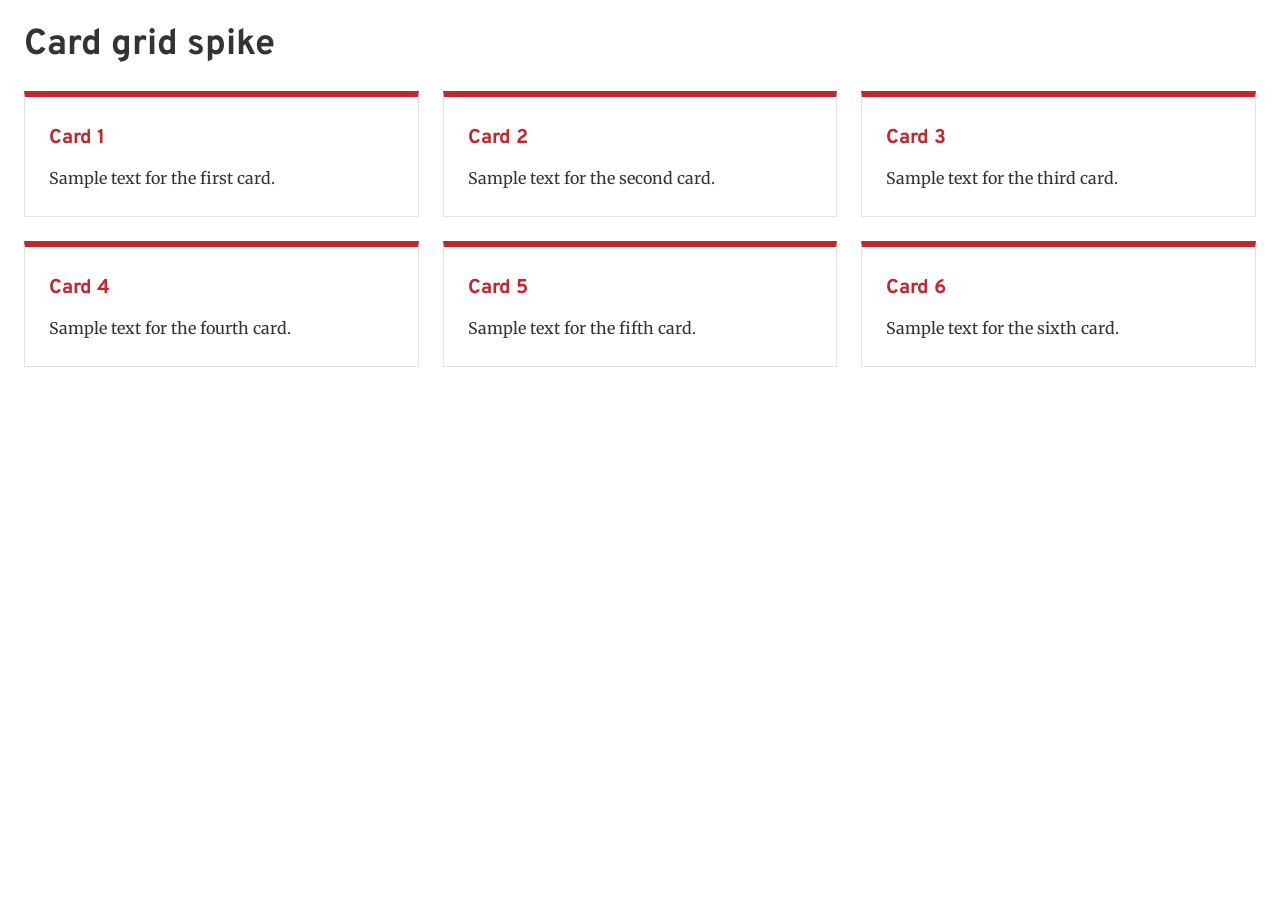
<file: spike/index.html>
<!doctype html>
<html lang="en">
<head>
  <meta charset="utf-8">
  <meta name="viewport" content="width=device-width, initial-scale=1">
  <title>Card grid spike</title>
  <link rel="stylesheet" href="style.css">
</head>
<body>
  <h1>Card grid spike</h1>
  <div class="grid">
    <article class="card"><h2>Card 1</h2><p>Sample text for the first card.</p></article>
    <article class="card"><h2>Card 2</h2><p>Sample text for the second card.</p></article>
    <article class="card"><h2>Card 3</h2><p>Sample text for the third card.</p></article>
    <article class="card"><h2>Card 4</h2><p>Sample text for the fourth card.</p></article>
    <article class="card"><h2>Card 5</h2><p>Sample text for the fifth card.</p></article>
    <article class="card"><h2>Card 6</h2><p>Sample text for the sixth card.</p></article>
  </div>
</body>
</html>
</file>
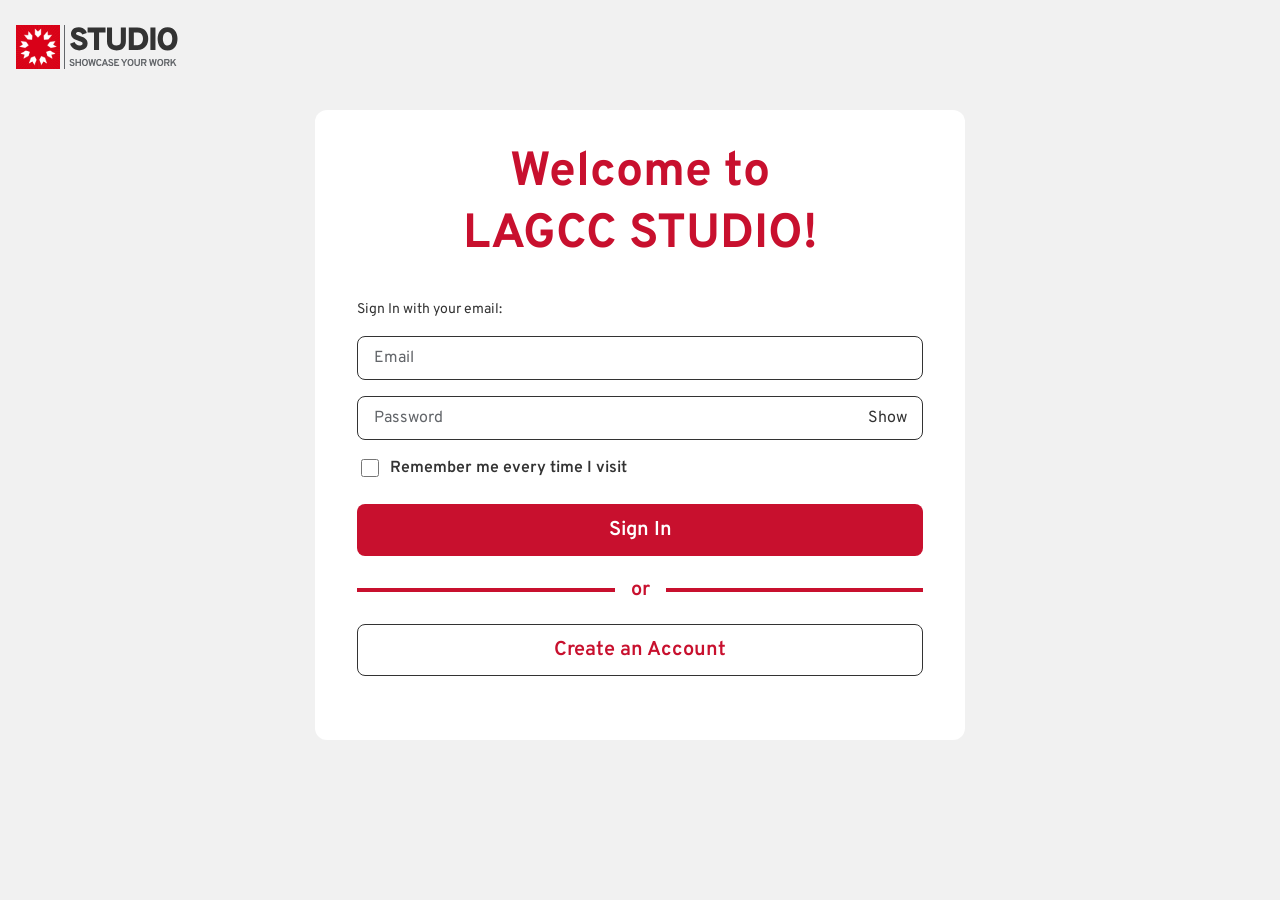
<file: login.html>
<!DOCTYPE html>
<html lang="en">
<head>
  <meta charset="utf-8">
  <meta name="viewport" content="width=device-width, initial-scale=1">
  <title>Sign In | LAGCC STUDIO</title>
  <link rel="stylesheet" href="css/variables.css">
  <link rel="stylesheet" href="css/styles.css">
  <link rel="stylesheet" href="css/components.css">
  <script src="js/theme.js"></script>
</head>
<body class="auth-page">
  <header class="container auth-header">
    <a class="site-logo" href="index.html"><img class="logo--light" src="assets/images/logo-horizontal.svg" alt="LAGCC STUDIO, home" width="162" height="46"><img class="logo--dark" src="assets/images/logo-horizontal-dark.svg" alt="LAGCC STUDIO, home" width="162" height="46"></a>
  </header>

  <main class="auth-main">
    <section class="auth-card" aria-labelledby="auth-title">
      <h1 class="auth-title" id="auth-title"><span>Welcome to</span> <span>LAGCC STUDIO!</span></h1>
      <form class="auth-form" id="login-form" novalidate>
        <p class="auth-lead">Sign In with your email:</p>
        <div class="auth-field">
          <label class="visually-hidden" for="email">Email</label>
          <div class="auth-input-wrap">
          <input class="auth-input" id="email" name="email" type="email" placeholder="Email" autocomplete="email" aria-describedby="email-error" required>
          </div>
          <p class="auth-error" id="email-error" role="alert" hidden></p>
        </div>
        <div class="auth-field">
          <label class="visually-hidden" for="password">Password</label>
          <div class="auth-input-wrap">
          <input class="auth-input" id="password" name="password" type="password" placeholder="Password" autocomplete="current-password" aria-describedby="password-error" required>
          <button class="auth-show" type="button" data-show-for="password" aria-label="Show password">Show</button>
          </div>
          <p class="auth-error" id="password-error" role="alert" hidden></p>
        </div>
        <label class="auth-remember"><input type="checkbox" id="remember"> Remember me every time I visit</label>
        <button class="auth-submit" type="submit">Sign In</button>
      </form>
      <p class="auth-or"><span>or</span></p>
      <a class="auth-secondary" href="signup.html">Create an Account</a>
    </section>
  </main>

  <script src="js/auth.js"></script>
</body>
</html>
</file>
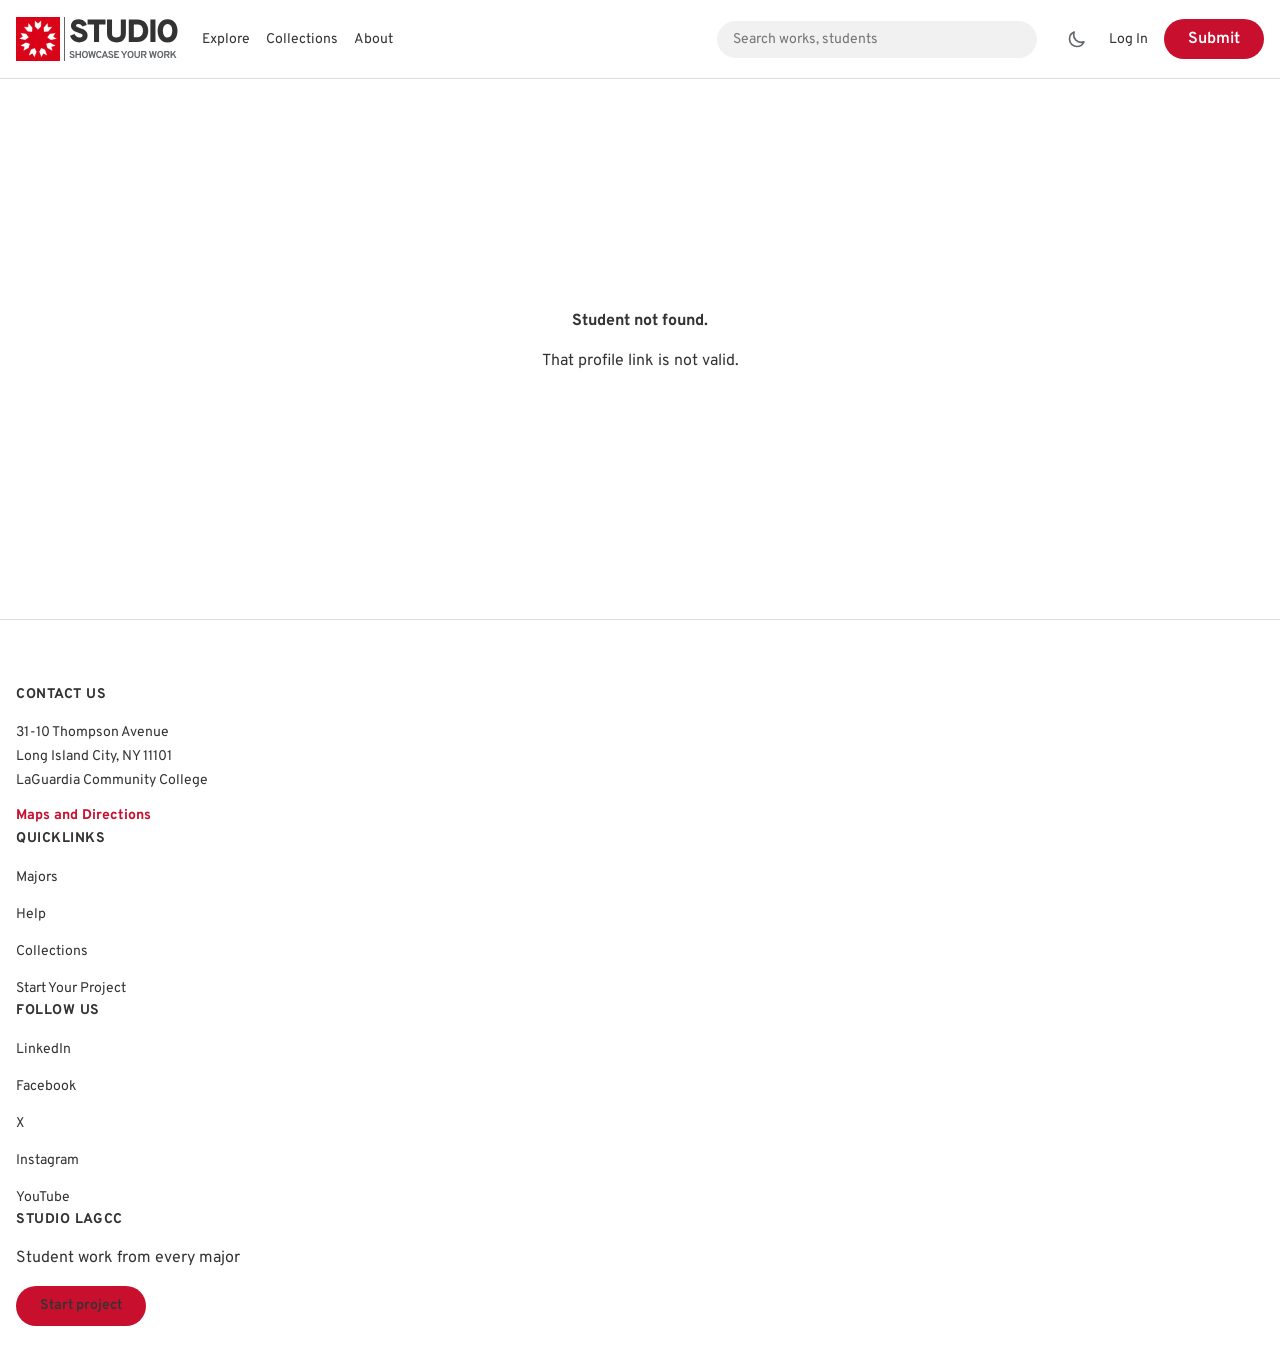
<file: Profile.html>
<!doctype html>
<html lang="en">
<head>
  <meta charset="utf-8">
  <meta name="viewport" content="width=device-width, initial-scale=1">
  <title>Student | LAGCC STUDIO</title>
  <link rel="stylesheet" href="css/variables.css">
  <link rel="stylesheet" href="css/styles.css">
  <link rel="stylesheet" href="css/components.css">
</head>
<body>
  <header class="site-header">
    <div class="container site-header__inner">
      <a class="site-logo" href="index.html"><img src="assets/images/logo-horizontal.svg" alt="LAGCC STUDIO, home" width="162" height="46"></a>
      <nav class="site-nav" aria-label="Main">
        <ul>
          <li><a href="index.html">Explore</a></li>
          <li><a href="index.html">Collections</a></li>
          <li><a href="index.html">About</a></li>
        </ul>
      </nav>
      <input class="site-search" type="search" placeholder="Search works, students" aria-label="Search projects">
      <div class="site-actions">
        <button class="icon-button icon-button--plain" type="button" aria-label="Switch to dark theme">
          <svg width="24" height="24" viewBox="0 0 24 24" fill="none" aria-hidden="true"><path d="M20.3542 15.3542C19.3176 15.7708 18.1856 16.0001 17 16.0001C12.0294 16.0001 8 11.9706 8 7.00006C8 5.81449 8.22924 4.68246 8.64581 3.64587C5.33648 4.9758 3 8.21507 3 12.0001C3 16.9706 7.02944 21.0001 12 21.0001C15.785 21.0001 19.0243 18.6636 20.3542 15.3542Z" stroke="currentColor" stroke-width="2" stroke-linecap="round" stroke-linejoin="round"/></svg>
        </button>
        <a href="#">Log In</a>
        <a class="button" href="submit.html">Submit</a>
      </div>
    </div>
  </header>

  <main>
    <section class="profile" id="profile">
      <div class="container">
        <nav class="breadcrumb" aria-label="Breadcrumb">
          <ol>
            <li><a href="index.html">Home</a></li>
            <li>Students</li>
            <li aria-current="page" id="crumb-name"></li>
          </ol>
        </nav>

        <div class="profile-header">
          <div class="profile-avatar" id="profile-avatar" aria-hidden="true"></div>
          <h1 class="profile-name" id="profile-name"></h1>
          <p class="profile-major" id="profile-major"></p>
          <a class="button button--dark" id="profile-contact" href="#">Contact</a>
        </div>

        <section class="profile-projects" aria-labelledby="profile-projects-title">
          <h2 id="profile-projects-title">Projects <span class="count" id="profile-count"></span></h2>
          <div class="project-grid" id="project-grid"></div>
        </section>
      </div>
    </section>

    <section class="page-message" id="profile-message" role="status" hidden>
      <p class="page-message__title" id="profile-message-title"></p>
      <p id="profile-message-text"></p>
      <button class="button button--secondary" type="button" id="profile-retry" hidden>Try Again</button>
    </section>
  </main>

    <template id="project-card-template">
          <article class="project-card">
            <div class="project-card__media">
              <a href="#"><img class="project-card__image" src="" alt=""></a>
              <div class="project-card__tools">
                <button class="icon-button" type="button" aria-pressed="false" aria-label="Save project"><svg viewBox="0 0 36 36" fill="none" aria-hidden="true"><path d="M23.8346 25.5V12.1667C23.8346 11.2462 23.0884 10.5 22.168 10.5H13.8346C12.9142 10.5 12.168 11.2462 12.168 12.1667V25.5L18.0013 22.5833L23.8346 25.5Z" stroke="currentColor" stroke-width="2" stroke-linecap="round" stroke-linejoin="round"/></svg></button>
                <button class="icon-button" type="button" aria-label="Share project"><svg viewBox="40 0 36 36" fill="none" aria-hidden="true"><path d="M55.2366 19.1183C55.4051 18.7818 55.5 18.402 55.5 18C55.5 17.598 55.4051 17.2182 55.2366 16.8817M55.2366 19.1183C54.8261 19.9376 53.9787 20.5 53 20.5C51.6193 20.5 50.5 19.3807 50.5 18C50.5 16.6193 51.6193 15.5 53 15.5C53.9787 15.5 54.8261 16.0624 55.2366 16.8817M55.2366 19.1183L60.7634 21.8817M55.2366 16.8817L60.7634 14.1183M60.7634 14.1183C61.1739 14.9376 62.0213 15.5 63 15.5C64.3807 15.5 65.5 14.3807 65.5 13C65.5 11.6193 64.3807 10.5 63 10.5C61.6193 10.5 60.5 11.6193 60.5 13C60.5 13.402 60.5949 13.7818 60.7634 14.1183ZM60.7634 21.8817C60.5949 22.2182 60.5 22.598 60.5 23C60.5 24.3807 61.6193 25.5 63 25.5C64.3807 25.5 65.5 24.3807 65.5 23C65.5 21.6193 64.3807 20.5 63 20.5C62.0213 20.5 61.1739 21.0624 60.7634 21.8817Z" stroke="currentColor" stroke-width="2" stroke-linecap="round" stroke-linejoin="round"/></svg></button>
              </div>
            </div>
            <div class="project-card__row">
              <h3 class="project-card__title"><a href="#"></a></h3>
              <p class="project-card__stats">
                <span class="stat"><svg viewBox="0 0 20 22" fill="none" aria-hidden="true"><path d="M3.59835 11.5683C2.13388 10.1039 2.13388 7.7295 3.59835 6.26504C5.06282 4.80057 7.43718 4.80057 8.90165 6.26504L10 7.36343L11.0983 6.26504C12.5628 4.80057 14.9372 4.80057 16.4016 6.26504C17.8661 7.7295 17.8661 10.1039 16.4017 11.5683L10 17.97L3.59835 11.5683Z" stroke="currentColor" stroke-width="2" stroke-linecap="round" stroke-linejoin="round"/></svg><span class="js-likes"></span><span class="visually-hidden"> likes</span></span>
                <span class="stat"><svg viewBox="52 0 20 22" fill="none" aria-hidden="true"><path d="M58.6667 11H58.675M62 11H62.0083M65.3333 11H65.3417M69.5 11C69.5 14.6819 66.1421 17.6666 62 17.6666C60.7173 17.6666 59.5098 17.3804 58.4539 16.8759L54.5 17.6666L55.6625 14.5667C54.9263 13.5353 54.5 12.3119 54.5 11C54.5 7.31808 57.8579 4.33331 62 4.33331C66.1421 4.33331 69.5 7.31808 69.5 11Z" stroke="currentColor" stroke-width="2" stroke-linecap="round" stroke-linejoin="round"/></svg><span class="js-comments"></span><span class="visually-hidden"> comments</span></span>
              </p>
            </div>
            <p class="project-card__meta"><a class="js-creator" href="#"></a>, <span class="js-major"></span></p>
          </article>
  </template>

  <footer class="site-footer">
    <div class="container site-footer__grid">
      <section class="footer-col" aria-labelledby="footer-contact">
        <h2 class="footer-col__title" id="footer-contact">Contact Us</h2>
        <address class="footer-address">
          31-10 Thompson Avenue<br>
          Long Island City, NY 11101<br>
          LaGuardia Community College
        </address>
        <a class="footer-link--accent" href="https://www.google.com/maps/search/?api=1&amp;query=31-10+Thompson+Avenue+Long+Island+City+NY+11101">Maps and Directions</a>
      </section>

      <section class="footer-col" aria-labelledby="footer-links">
        <h2 class="footer-col__title" id="footer-links">Quicklinks</h2>
        <ul>
          <li><a href="#">Majors</a></li>
          <li><a href="#">Help</a></li>
          <li><a href="index.html">Collections</a></li>
          <li><a href="submit.html">Start Your Project</a></li>
        </ul>
      </section>

      <section class="footer-col" aria-labelledby="footer-follow">
        <h2 class="footer-col__title" id="footer-follow">Follow Us</h2>
        <!-- text links for now; swap for icons later and add the real addresses -->
        <ul class="footer-social">
          <li><a href="#">LinkedIn</a></li>
          <li><a href="#">Facebook</a></li>
          <li><a href="#">X</a></li>
          <li><a href="#">Instagram</a></li>
          <li><a href="#">YouTube</a></li>
        </ul>
      </section>

      <section class="footer-col" aria-labelledby="footer-brand">
        <h2 class="footer-col__title footer-col__title--brand" id="footer-brand">Studio LAGCC</h2>
        <p>Student work from every major</p>
        <a class="button" href="submit.html">Start project</a>
      </section>
    </div>
  </footer>
  <script src="js/data.js"></script>
  <script src="js/cards.js"></script>
  <script src="js/profile.js"></script>
</body>
</html>
</file>
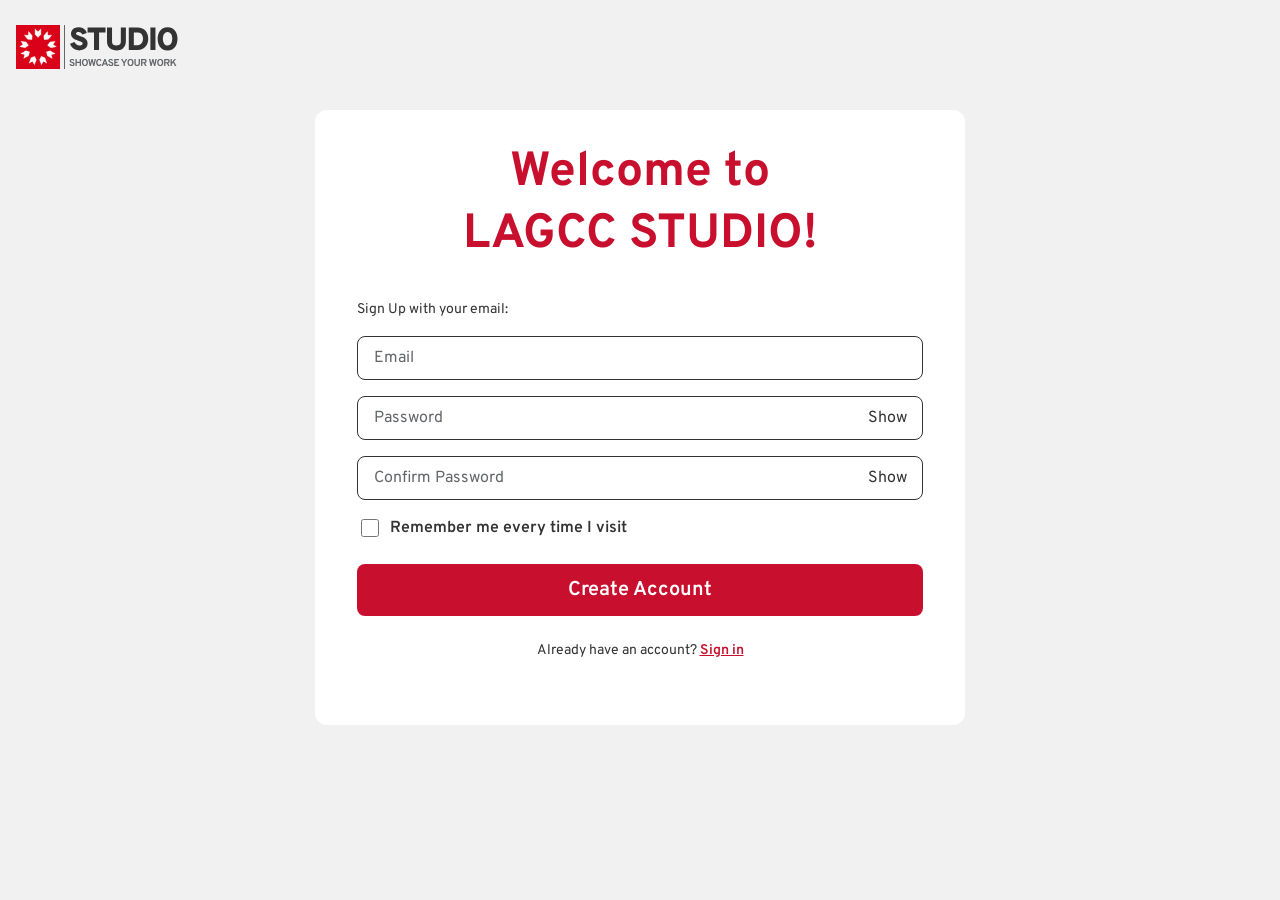
<file: signup.html>
<!DOCTYPE html>
<html lang="en">
<head>
  <meta charset="utf-8">
  <meta name="viewport" content="width=device-width, initial-scale=1">
  <title>Sign Up | LAGCC STUDIO</title>
  <link rel="stylesheet" href="css/variables.css">
  <link rel="stylesheet" href="css/styles.css">
  <link rel="stylesheet" href="css/components.css">
  <script src="js/theme.js"></script>
</head>
<body class="auth-page">
  <header class="container auth-header">
    <a class="site-logo" href="index.html"><img class="logo--light" src="assets/images/logo-horizontal.svg" alt="LAGCC STUDIO, home" width="162" height="46"><img class="logo--dark" src="assets/images/logo-horizontal-dark.svg" alt="LAGCC STUDIO, home" width="162" height="46"></a>
  </header>

  <main class="auth-main">
    <section class="auth-card" aria-labelledby="auth-title">
      <h1 class="auth-title" id="auth-title"><span>Welcome to</span> <span>LAGCC STUDIO!</span></h1>
      <form class="auth-form" id="signup-form" novalidate>
        <p class="auth-lead">Sign Up with your email:</p>
        <div class="auth-field">
          <label class="visually-hidden" for="email">Email</label>
          <div class="auth-input-wrap">
          <input class="auth-input" id="email" name="email" type="email" placeholder="Email" autocomplete="email" aria-describedby="email-error" required>
          </div>
          <p class="auth-error" id="email-error" role="alert" hidden></p>
        </div>
        <div class="auth-field">
          <label class="visually-hidden" for="password">Password</label>
          <div class="auth-input-wrap">
          <input class="auth-input" id="password" name="password" type="password" placeholder="Password" autocomplete="new-password" aria-describedby="password-error" required>
          <button class="auth-show" type="button" data-show-for="password" aria-label="Show password">Show</button>
          </div>
          <p class="auth-error" id="password-error" role="alert" hidden></p>
        </div>
        <div class="auth-field">
          <label class="visually-hidden" for="confirm">Confirm Password</label>
          <div class="auth-input-wrap">
          <input class="auth-input" id="confirm" name="confirm" type="password" placeholder="Confirm Password" autocomplete="new-password" aria-describedby="confirm-error" required>
          <button class="auth-show" type="button" data-show-for="confirm" aria-label="Show confirm password">Show</button>
          </div>
          <p class="auth-error" id="confirm-error" role="alert" hidden></p>
        </div>
        <label class="auth-remember"><input type="checkbox" id="remember"> Remember me every time I visit</label>
        <button class="auth-submit" type="submit">Create Account</button>
      </form>
      <p class="auth-switch">Already have an account? <a href="login.html">Sign in</a></p>
    </section>
  </main>

  <script src="js/auth.js"></script>
</body>
</html>
</file>
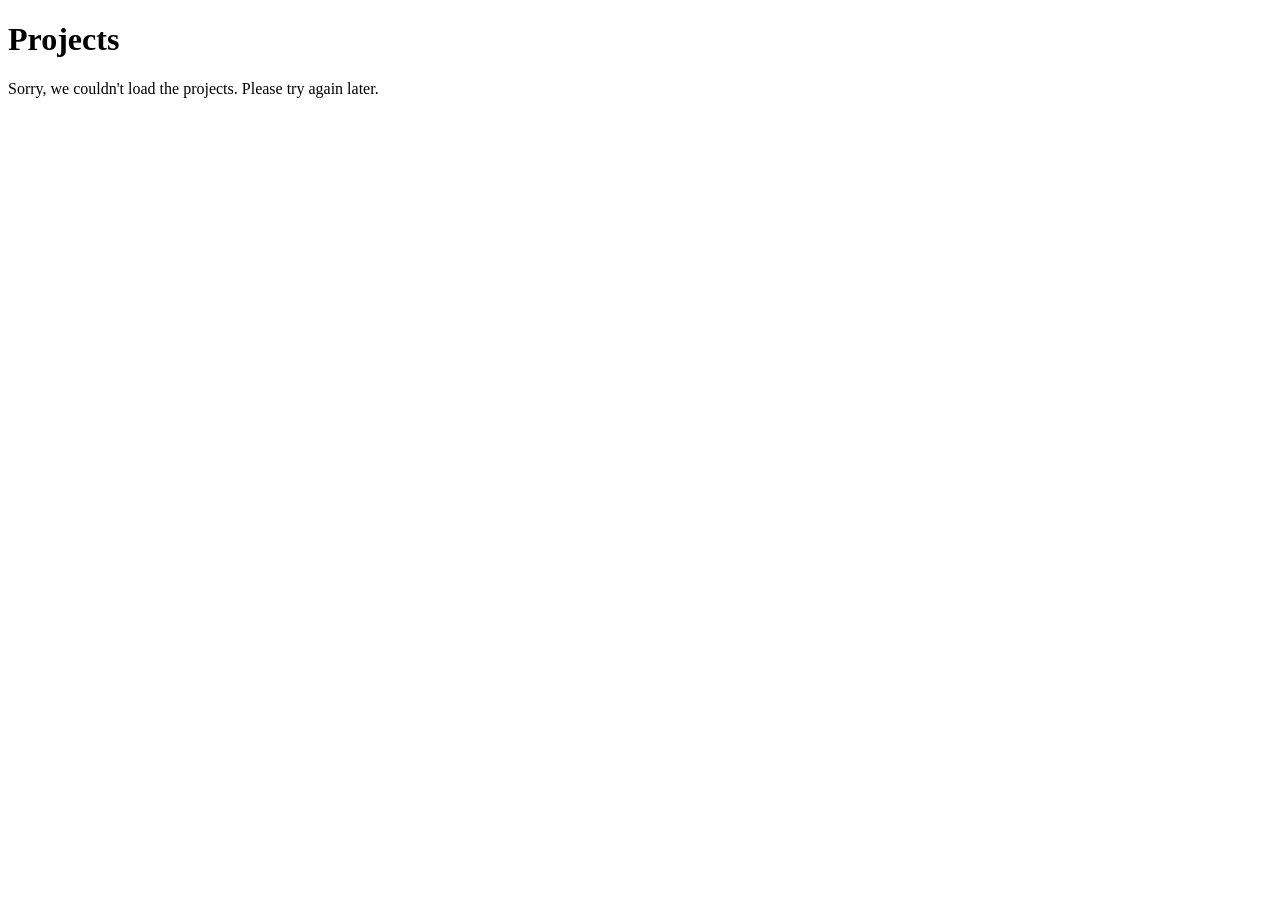
<file: spike.HTML>
<!DOCTYPE html>
<html lang="en">
<head>
  <meta charset="UTF-8">
  <title>Fetch spike</title>
</head>
<body>
  <h1>Projects</h1>
  <ul id="list"></ul>
  <p id="message"></p>

  <script>
    async function loadProjects() {
      const BASE_URL = "https://raw.githubusercontent.com/SunScar01/Studio-LAGCC/main/";
      const message = document.getElementById("message");

      try {
        const response = await fetch(BASE_URL + "data/projects.json");

        if (!response.ok) {
          throw new Error("Server returned " + response.status);
        }

        const projects = await response.json();
        const list = document.getElementById("list");

        for (const project of projects) {
          const li = document.createElement("li");

          const img = document.createElement("img");
          img.src = BASE_URL + project.thumbnail;
          img.alt = project.title;
          img.width = 120;

          const text = document.createElement("span");
          text.textContent = ` ${project.title} by ${project.creator} (${project.category})`;

          li.appendChild(img);
          li.appendChild(text);
          list.appendChild(li);
        }
      } catch (error) {
        console.error(error);
        message.textContent = "Sorry, we couldn't load the projects. Please try again later.";
      }
    }

    loadProjects();
  </script>
</body>
</html>
</file>
<file: spike/style.css>
@import url("https://fonts.googleapis.com/css2?family=Merriweather:wght@400;700&family=Overpass:wght@400;700&display=swap");

:root {
  --lagcc-red: #C4262E;
  --ink: #333333;
  --gray-light: #E2E2E2;
  --white: #FFFFFF;
  --font-display: "Overpass", Arial, sans-serif;
  --font-body: "Merriweather", Times, serif;
  --space: 24px;
  --card-min: 340px;
}

* { box-sizing: border-box; }

body {
  margin: 0;
  padding: var(--space);
  background: var(--white);
  color: var(--ink);
  font-family: var(--font-body);
  font-size: 16px;
  line-height: 1.75;
}

h1, h2 {
  font-family: var(--font-display);
  font-weight: 700;
  margin: 0 0 8px;
}
h1 { font-size: 36px; line-height: 1.2; margin-bottom: var(--space); }
h2 { font-size: 20px; color: var(--lagcc-red); }

.grid {
  display: grid;
  grid-template-columns: repeat(auto-fit, minmax(min(100%, var(--card-min)), 1fr));
  gap: var(--space);
}

.card {
  border: 1px solid var(--gray-light);
  border-top: 6px solid var(--lagcc-red);
  padding: var(--space);
}
.card p { margin: 0; }
</file>
<file: css/variables.css>
:root {
  /* colors */
  --color-brand-red: #C8102E;   /* from Figma */
  --color-bg: #FFFFFF;
  --color-surface: #F1F1F1;
  --color-text: #333333;
  --color-text-muted: #63666A;
  --color-border: #DDDDDD;
  --color-focus: #1A5FD0;
  --color-brand-red-hover: #A80D26;   /* darker red for button hover */
  --color-link-hover: #C8102E;        /* text turns red on hover */
  --transition: 0.18s ease;
  --shadow-card: 0 2px 10px rgba(0, 0, 0, 0.06);
  --hero-from: #EFE2E2;               /* hero gradient, top to bottom */
  --hero-to: #DFE2EE;

  /* typography: Overpass (the Figma font), system fonts as backup */
  --font-body: "Overpass", system-ui, -apple-system, "Segoe UI", Roboto, sans-serif;
  --text-sm: 0.875rem;
  --text-base: 1rem;
  --text-lg: 1.25rem;
  --text-xl: clamp(1.75rem, 4vw, 3rem); /* grows and shrinks with the screen */

  /* spacing */
  --space-1: 4px;
  --space-2: 8px;
  --space-3: 12px;
  --space-4: 16px;
  --space-6: 24px;
  --space-8: 32px;
  --space-12: 64px;

  /* layout */
  --container-max: 1440px;
  --gutter: 16px;
  --radius: 8px;
  --radius-card: 12px;
}

/* dark theme: theme.js sets data-theme="dark" on <html>. Colors sampled from the Figma dark frames. */
[data-theme="dark"] {
  color-scheme: dark;
  --color-bg: #1E1E1E;
  --color-surface: #333333;
  --color-text: #F1F1F1;
  --color-text-muted: #949494;
  --color-border: #3A3A3A;   /* not visible in the Figma frames, so this is our guess */
  --color-focus: #7AB0FF;
  --color-brand-red-hover: #E02344;   /* lighter in dark mode so it stays visible */
  --hero-from: #2A1E21;
  --hero-to: #1F2230;
  --color-link-hover: #FF7A8A;        /* the brand red is too dark to read as text on dark */
}
</file>
<file: css/styles.css>
/* Overpass, the font used in the Figma designs. One variable file covers every weight. */
@font-face {
  font-family: "Overpass";
  src: url("../assets/fonts/overpass-latin-wght-normal.woff2") format("woff2");
  font-weight: 100 900;
  font-style: normal;
  font-display: swap;
}

*, *::before, *::after { box-sizing: border-box; }

body {
  margin: 0;
  font-family: var(--font-body);
  font-size: var(--text-base);
  line-height: 1.5;
  color: var(--color-text);
  background: var(--color-bg);
}

img { max-width: 100%; display: block; }

[hidden] { display: none !important; }

:focus-visible { outline: 3px solid var(--color-focus); outline-offset: 2px; }

/* centered, never wider than 1440px, shrinks on small screens */
.container {
  width: 100%;
  max-width: var(--container-max);
  margin-inline: auto;
  padding-inline: var(--gutter);
}

/* buttons and icon buttons */
.button {
  display: inline-block;
  padding: var(--space-2) var(--space-6);
  background: var(--color-brand-red);
  color: #fff;
  font-weight: 600;
  text-decoration: none;
  border-radius: 999px;
}
.icon-button {
  width: 32px;
  height: 32px;
  border: 0;
  border-radius: 50%;
  background: var(--color-bg);
  cursor: pointer;
}
.icon-button--plain {
  display: grid;
  place-items: center;
  background: none;
  color: var(--color-text-muted);   /* the icon takes this color */
}

/* header */
.site-header { border-bottom: 1px solid var(--color-border); }
.site-header__inner {
  display: flex;
  flex-wrap: wrap;            /* items drop to a new row on small screens */
  align-items: center;
  gap: var(--space-4) var(--space-6);
  padding-block: var(--space-4);
}
.site-logo { display: block; line-height: 0; }
.site-logo img { height: 46px; width: auto; }
.site-nav > ul, .site-actions { display: flex; align-items: center; gap: var(--space-4); list-style: none; margin: 0; padding: 0; }
.site-nav a, .site-actions a:not(.button) { color: var(--color-text); text-decoration: none; font-size: var(--text-sm); }
.site-search {
  flex: 1 1 200px;
  max-width: 320px;
  margin-left: auto;
  padding: var(--space-2) var(--space-4);
  border: 0;
  border-radius: 999px;
  background: var(--color-surface);
  font: inherit;
  font-size: var(--text-sm);
}

@media (max-width: 700px) {
  .site-actions { margin-left: auto; }
  .site-nav { order: 3; width: 100%; }
  .site-search { order: 4; flex-basis: 100%; max-width: none; margin-left: 0; }
}

/* hero */
.hero { padding-block: var(--space-12) calc(var(--space-12) * 1.5); text-align: center; background: linear-gradient(to bottom, var(--hero-from), var(--hero-to)); }
.hero h1 { max-width: 14.5em; margin: 0 auto var(--space-6); font-size: clamp(2.25rem, 4.4vw, 3.5rem); line-height: 1.12; }
.hero__accent { color: var(--color-brand-red); }
.hero__text { max-width: 30em; margin: 0 auto var(--space-8); font-size: 1.0625rem; line-height: 1.6; color: var(--color-text-muted); }
.link-arrow { margin-left: var(--space-4); color: var(--color-text); }

/* sections */
.section { padding-block: var(--space-8); }
.section h2 { margin: 0 0 var(--space-4); }

/* footer */
</file>
<file: css/components.css>
/* category chips (scroll sideways when they do not fit) */
.chips {
  display: flex;
  gap: var(--space-6);
  overflow-x: auto;
  padding-block: var(--space-3);
  margin-bottom: var(--space-6);
}
.chip {
  flex: none;
  background: none;
  border: 0;
  border-bottom: 2px solid transparent;
  padding: var(--space-1) 0;
  font: inherit;
  font-size: var(--text-sm);
  color: var(--color-text-muted);
  cursor: pointer;
}
.chip[aria-pressed="true"] {
  color: var(--color-brand-red);
  font-weight: 600;
  border-bottom-color: var(--color-brand-red);
}

/* grid: as many columns as fit, each at least 280px (4 columns at 1440px) */
.project-grid {
  display: grid;
  grid-template-columns: repeat(auto-fill, minmax(280px, 1fr));
  gap: var(--space-8) var(--space-6);
}

/* project card */
.project-card__media { position: relative; }
.project-card__image {
  width: 100%;
  height: 200px;               /* fixed height keeps every card the same size */
  object-fit: cover;
}
.project-card__tools {
  position: absolute;
  top: var(--space-2);
  right: var(--space-2);
  display: flex;
  gap: var(--space-2);
}
.project-card__tools .icon-button { width: 36px; height: 36px; padding: 0; color: #000; }
.icon-button svg { display: block; width: 100%; height: 100%; }
.icon-button[aria-pressed="true"] path { fill: currentColor; }   /* saved bookmark is filled */
.project-card__title {
  margin: 0;
  font-size: var(--text-base);
  display: -webkit-box;        /* 2-line clamp */
  -webkit-line-clamp: 2;
  -webkit-box-orient: vertical;
  overflow: hidden;
}
.project-card__title a { color: inherit; text-decoration: none; }
.project-card__stats { display: flex; align-items: center; align-self: flex-start; gap: var(--space-3); margin: 0; flex: none; font-size: var(--text-sm); color: var(--color-text-muted); }
.stat { display: inline-flex; align-items: center; gap: var(--space-1); }
.stat svg { width: 18px; height: 20px; color: #949494; }   /* icon color from Figma */
.visually-hidden { position: absolute; width: 1px; height: 1px; overflow: hidden; clip: rect(0 0 0 0); white-space: nowrap; }
.project-card__meta { margin: 0; font-size: var(--text-sm); color: var(--color-text-muted); }

/* full-page message (error or no data): fills the space between header and footer */
.page-message {
  display: flex;
  flex-direction: column;
  align-items: center;
  justify-content: center;
  min-height: 60vh;
  padding: var(--space-12) var(--gutter);
  text-align: center;
}
.page-message p { margin: 0 0 var(--space-4); }
.page-message__title { font-weight: 700; }

/* gray button, used for "Try Again" */
.button--secondary {
  border: 0;
  border-radius: var(--radius);
  background: var(--color-border);
  color: var(--color-text);
  font: inherit;
  font-weight: 600;
  cursor: pointer;
}

/* creator name on a card links to the student's profile */
.project-card__meta a { color: inherit; text-decoration: none; }
.project-card__meta a:hover { text-decoration: underline; }

/* profile page */
.breadcrumb ol { display: flex; flex-wrap: wrap; gap: var(--space-2); margin: var(--space-4) 0 var(--space-6); padding: 0; list-style: none; font-size: var(--text-sm); }
.breadcrumb li + li::before { content: "/"; margin-right: var(--space-2); }
.breadcrumb a { color: inherit; }
.breadcrumb [aria-current="page"] { font-weight: 600; }

.profile-header { padding-bottom: var(--space-8); border-bottom: 1px solid var(--color-border); }
.profile-avatar { display: grid; place-items: center; width: 120px; height: 120px; border-radius: 50%; background: var(--color-border); color: var(--color-text-muted); font-size: 3rem; font-weight: 700; }
.profile-name { margin: var(--space-4) 0 var(--space-1); font-size: var(--text-xl); line-height: 1.15; }
.profile-major { margin: 0 0 var(--space-6); color: var(--color-text-muted); }
.button--dark { background: #000; color: #fff; border-radius: var(--radius); }

.profile-projects { padding-block: var(--space-8); }
.profile-projects h2 { margin: 0 0 var(--space-6); font-size: var(--text-xl); }
.count { margin-left: var(--space-1); font-size: var(--text-base); font-weight: 400; color: var(--color-text-muted); }

/* dark theme touch-ups */
[data-theme="dark"] .button--dark { background: #fff; color: #000; }
.logo--dark { display: none; }
[data-theme="dark"] .logo--light { display: none; }
[data-theme="dark"] .logo--dark { display: block; }
[data-theme="dark"] .project-card__tools .icon-button { background: #fff; }   /* keep the white circles on top of thumbnails */
[data-theme="dark"] .footer-social img { filter: brightness(0) invert(1); }   /* Figma shows white social icons in dark */
[data-theme="dark"] .footer-col a:not(.button):not(.footer-link--accent) { color: var(--color-text-muted); }

/* login and sign up pages */
.auth-page { background: var(--color-surface); min-height: 100vh; display: flex; flex-direction: column; }
.auth-header { padding-block: var(--space-6); }
.auth-main { flex: 1; display: flex; align-items: flex-start; justify-content: center; padding: var(--space-4) var(--gutter) var(--space-12); }
.auth-card { width: 100%; max-width: 650px; padding: var(--space-8) var(--space-6) var(--space-12); background: var(--color-bg); border-radius: var(--radius-card); }
.auth-title { margin: 0 0 var(--space-8); text-align: center; color: var(--color-brand-red); font-size: var(--text-xl); line-height: 1.3; }
.auth-title span { display: block; }
.auth-form, .auth-secondary, .auth-or { max-width: 566px; margin-inline: auto; }
.auth-lead { margin: 0 0 var(--space-4); font-size: var(--text-sm); }
.auth-field { margin-bottom: var(--space-4); }
.auth-input-wrap { position: relative; }
.auth-input { width: 100%; height: 44px; padding: 0 var(--space-4); border: 1px solid var(--color-text); border-radius: var(--radius); background: var(--color-bg); color: var(--color-text); font: inherit; }
.auth-input::placeholder { color: var(--color-text-muted); }
.auth-input[aria-invalid="true"] { border-color: var(--color-brand-red); }
.auth-input-wrap .auth-input { padding-right: 72px; }
.auth-show { position: absolute; top: 0; right: 0; height: 44px; padding: 0 var(--space-4); border: 0; background: none; color: var(--color-text); font: inherit; cursor: pointer; }
.auth-error { margin: var(--space-1) 0 0; color: var(--color-brand-red); font-size: var(--text-sm); }
.auth-remember { display: flex; align-items: center; gap: var(--space-2); margin: var(--space-4) 0 var(--space-6); font-weight: 600; }
.auth-remember input { width: 18px; height: 18px; }
.auth-submit { width: 100%; height: 52px; border: 0; border-radius: var(--radius); background: var(--color-brand-red); color: #fff; font: inherit; font-weight: 600; font-size: var(--text-lg); cursor: pointer; }
.auth-submit:hover { filter: brightness(0.92); }
.auth-or { display: flex; align-items: center; gap: var(--space-4); margin-block: var(--space-6); color: var(--color-brand-red); font-size: var(--text-lg); font-weight: 600; }
.auth-or::before, .auth-or::after { content: ""; flex: 1; height: 4px; background: var(--color-brand-red); }
.auth-or span { line-height: 1; }
.auth-secondary { display: block; height: 52px; line-height: 50px; border: 1px solid var(--color-text); border-radius: var(--radius); color: var(--color-brand-red); font-size: var(--text-lg); font-weight: 600; text-align: center; text-decoration: none; }
.auth-secondary:hover { background: var(--color-surface); }
.auth-switch { max-width: 566px; margin: var(--space-6) auto 0; text-align: center; font-size: var(--text-sm); }
.auth-switch a { color: var(--color-brand-red); font-weight: 600; }

/* search / filter: nothing matched */
.no-results { padding-block: var(--space-12); text-align: center; }
.no-results__title { margin: 0 0 var(--space-2); font-size: var(--text-lg); font-weight: 600; }

/* logged-in header icon */
.header-avatar { display: grid; place-items: center; width: 32px; height: 32px; overflow: hidden; border-radius: 50%; background: var(--color-border); color: var(--color-text-muted); }
.header-avatar img { width: 100%; height: 100%; object-fit: cover; }
.avatar-icon { width: 70%; height: 70%; }

/* your own profile: pencil buttons appear on hover or keyboard focus */
.profile-header--mine .profile-avatar { position: relative; overflow: hidden; }
.profile-avatar img { position: absolute; inset: 0; width: 100%; height: 100%; object-fit: cover; }
.profile-avatar .avatar-icon { width: 60%; height: 60%; }
.editable { position: relative; display: flex; align-items: center; gap: var(--space-2); width: fit-content; }
.editable--avatar { margin-bottom: var(--space-2); }
.edit-pencil { display: grid; place-items: center; width: 32px; height: 32px; padding: 0; border: 1px solid var(--color-border); border-radius: 50%; background: var(--color-bg); color: var(--color-text); cursor: pointer; opacity: 0; transition: opacity 0.15s; }
.edit-pencil svg { width: 16px; height: 16px; }
.editable:hover .edit-pencil, .editable:focus-within .edit-pencil, .edit-pencil:focus-visible { opacity: 1; }
@media (hover: none) { .edit-pencil { opacity: 1; } }   /* phones have no hover */
.editable--avatar .edit-pencil { position: absolute; right: 0; bottom: 0; }
.inline-input { height: 40px; min-width: 260px; padding: 0 var(--space-3); border: 1px solid var(--color-text); border-radius: var(--radius); background: var(--color-bg); color: var(--color-text); font: inherit; }
.inline-input--name { font-size: var(--text-xl); font-weight: 700; height: 56px; }
.profile-major.is-placeholder { font-style: italic; }
.count--red { color: var(--color-brand-red); font-size: var(--text-lg); font-weight: 700; }
.new-project-tile { display: grid; place-items: center; min-height: 200px; border: 2px dashed var(--color-text-muted); border-radius: var(--radius-card); color: var(--color-text); font-size: var(--text-lg); text-decoration: none; }
.new-project-tile:hover { background: var(--color-surface); }

/* bookmark button: filled when saved */
.icon-button[aria-pressed="true"] { color: var(--color-brand-red); }
.icon-button[aria-pressed="true"] svg path { fill: currentColor; }

/* Projects | Saved tabs on your profile */
.profile-tabs { display: flex; gap: var(--space-6); margin-bottom: var(--space-6); border-bottom: 1px solid var(--color-border); }
.profile-tab { padding: var(--space-2) 0; border: 0; border-bottom: 3px solid transparent; background: none; color: var(--color-text-muted); font: inherit; font-size: var(--text-xl); font-weight: 700; cursor: pointer; }
.profile-tab[aria-selected="true"] { border-bottom-color: var(--color-text); color: var(--color-text); }
.profile-tab .count { margin-left: var(--space-1); }

/* ---------- hover and focus effects (from the Figma prototype) ---------- */

/* nav and header links: red + underline (the underline means it is not color alone) */
.site-nav a, .site-actions a:not(.button), .link-arrow, .footer-col a:not(.button):not(.footer-link--accent), .chip, .profile-tab {
  transition: color var(--transition), border-color var(--transition);
}
.site-nav a:hover, .site-nav a:focus-visible,
.site-actions a:not(.button):hover, .site-actions a:not(.button):focus-visible {
  color: var(--color-link-hover);
  text-decoration: underline;
  text-decoration-thickness: 2px;
  text-underline-offset: 6px;
}
.link-arrow:hover, .footer-col a:not(.button):hover { color: var(--color-link-hover); }
.chip:hover { color: var(--color-text); border-bottom-color: var(--color-border); }
.chip[aria-pressed="true"]:hover { color: var(--color-brand-red); }
.chip[aria-pressed="true"]:hover { border-bottom-color: var(--color-brand-red); }
.profile-tab:hover { color: var(--color-text); }

/* buttons: darker red */
.button, .auth-submit { transition: background-color var(--transition); }
.button:hover, .auth-submit:hover { background: var(--color-brand-red-hover); filter: none; }
.button--secondary:hover { background: var(--color-border); filter: brightness(0.94); }
.button--dark:hover { background: #333; }
[data-theme="dark"] .button--dark:hover { background: #ddd; }

/* small round buttons */
.icon-button { transition: transform var(--transition), background-color var(--transition), color var(--transition); }
.icon-button--plain:hover { color: var(--color-text); }
.project-card__tools .icon-button:hover { transform: scale(1.1); background: #F1F1F1; }
.header-avatar { transition: opacity var(--transition); }
.header-avatar:hover { opacity: 0.8; }
.site-search { transition: background-color var(--transition); }
.site-search:hover { background: var(--color-border); }
.footer-social img { transition: transform var(--transition); }
.footer-social a:hover img { transform: scale(1.15); }
.new-project-tile, .auth-secondary { transition: background-color var(--transition); }

/* project cards: image zooms inside its frame, title turns red, buttons appear */
.project-card__media > a { display: block; overflow: hidden; }
.project-card__image { transition: transform 0.3s ease; }
.project-card:hover .project-card__image, .project-card:focus-within .project-card__image { transform: scale(1.05); }
.project-card__title a { transition: color var(--transition); }
.project-card:hover .project-card__title a, .project-card:focus-within .project-card__title a { color: var(--color-link-hover); }

.project-card__tools { opacity: 0; transition: opacity var(--transition); }
.project-card:hover .project-card__tools,
.project-card:focus-within .project-card__tools,
.project-card:has([aria-pressed="true"]) .project-card__tools { opacity: 1; }   /* a saved card keeps its buttons */
@media (hover: none) { .project-card__tools { opacity: 1; } }                      /* phones have no hover */

/* people who ask their system for less motion get no animation */
@media (prefers-reduced-motion: reduce) {
  *, *::before, *::after { transition: none !important; }
  .project-card:hover .project-card__image, .project-card:focus-within .project-card__image,
  .footer-social a:hover img, .project-card__tools .icon-button:hover { transform: none; }
}

/* ---------- hero (new design) ---------- */
.hero__badge { display: inline-flex; align-items: center; gap: var(--space-3); margin: var(--space-6) 0 var(--space-6); padding: var(--space-2) var(--space-6); border: 1px solid color-mix(in srgb, var(--color-brand-red) 30%, transparent); border-radius: 999px; background: color-mix(in srgb, var(--color-brand-red) 8%, transparent); color: var(--color-brand-red); font-weight: 600; }
[data-theme="dark"] .hero__badge { color: var(--color-link-hover); }
.hero__badge-dot { width: 10px; height: 10px; border-radius: 50%; background: var(--color-brand-red); }
.hero__actions { display: flex; flex-wrap: wrap; justify-content: center; gap: var(--space-4); margin-bottom: var(--space-12); }
.hero__actions svg { width: 20px; height: 20px; flex: none; }
.hero__submit, .hero__learn { display: inline-flex; align-items: center; gap: var(--space-2); padding: var(--space-3) var(--space-8); border-radius: 999px; font-weight: 600; text-decoration: none; }
.hero__learn { border: 1px solid var(--color-border); background: var(--color-bg); color: var(--color-text); transition: background-color var(--transition), border-color var(--transition); }
.hero__learn svg { color: var(--color-brand-red); }
.hero__learn:hover { border-color: var(--color-brand-red); }

.hero-stats { display: flex; flex-wrap: wrap; justify-content: center; width: fit-content; max-width: 100%; margin: 0 auto; padding: var(--space-4) var(--space-8); list-style: none; background: var(--color-bg); border-radius: 999px; text-align: left; box-shadow: 0 2px 12px rgba(0, 0, 0, 0.05); }
.hero-stat { display: flex; align-items: center; gap: var(--space-3); padding: var(--space-2) var(--space-8); }
.hero-stat + .hero-stat { border-left: 1px solid var(--color-border); }
.hero-stat:first-child { flex-direction: column; align-items: flex-start; gap: 0; }
.hero-stat__body { display: flex; flex-direction: column; }
.hero-stat > svg { width: 28px; height: 28px; flex: none; color: var(--color-brand-red); }
.hero-stat__label { display: flex; align-items: center; gap: var(--space-2); font-size: var(--text-sm); letter-spacing: 0.03em; text-transform: uppercase; color: var(--color-text-muted); }
.hero-stat__dot { width: 10px; height: 10px; border-radius: 50%; background: #16A34A; }
.hero-stat__value { font-size: var(--text-lg); font-weight: 700; color: var(--color-text); }
@media (max-width: 760px) {
  .hero-stats { flex-direction: column; align-items: stretch; width: 100%; border-radius: var(--radius-card); }
  .hero-stat + .hero-stat { border-left: 0; border-top: 1px solid var(--color-border); }
}
.site-nav a[aria-current="page"] { font-weight: 600; }

/* ---------- Featured Projects section (new design) ---------- */
.section--featured { padding-block: var(--space-12); background: var(--hero-to); }
.section-head { display: flex; flex-wrap: wrap; align-items: flex-end; justify-content: space-between; gap: var(--space-4); margin-bottom: var(--space-6); }
.section--featured h1, .section--featured h2 { margin: 0; font-size: clamp(1.75rem, 3vw, 2.5rem); line-height: 1.15; }
.section-sub { margin: var(--space-1) 0 0; color: var(--color-text-muted); }
.sort { display: flex; align-items: center; gap: var(--space-3); font-size: var(--text-sm); color: var(--color-text-muted); }
.sort__select { height: 40px; padding: 0 var(--space-4); border: 0; border-radius: var(--radius); background: var(--color-bg); color: var(--color-text); font: inherit; cursor: pointer; }
.chip { font-size: var(--text-base); }

.project-card { display: flex; flex-direction: column; overflow: hidden; border-radius: var(--radius-card); background: var(--color-bg); box-shadow: var(--shadow-card); transition: box-shadow var(--transition), transform var(--transition); }
.project-card:hover, .project-card:focus-within { box-shadow: 0 8px 24px rgba(0, 0, 0, 0.12); transform: translateY(-2px); }
.project-card__body { display: flex; flex-direction: column; flex: 1; gap: var(--space-1); padding: var(--space-4); }
.project-card__foot { display: flex; align-items: center; justify-content: space-between; gap: var(--space-2); margin-top: auto; padding-top: var(--space-4); }
.project-card__tag { color: var(--color-text-muted); font-size: var(--text-sm); }
.project-card__tag--featured { padding: var(--space-1) var(--space-3); border-radius: var(--radius); background: #DCF3E3; color: #137A3A; font-weight: 600; }
[data-theme="dark"] .project-card__tag--featured { background: #1E3B2A; color: #6FD596; }
.project-card__stats { align-self: auto; }
[data-theme="dark"] .project-card { border: 1px solid var(--color-border); }

.load-more { display: flex; justify-content: center; margin-top: var(--space-8); }
.load-more__button { padding: var(--space-3) var(--space-8); border: 1px solid var(--color-border); border-radius: 999px; background: var(--color-bg); color: var(--color-text); font: inherit; font-weight: 600; cursor: pointer; transition: border-color var(--transition), color var(--transition); }
.load-more__button:hover { border-color: var(--color-brand-red); color: var(--color-brand-red); }
@media (prefers-reduced-motion: reduce) { .project-card:hover, .project-card:focus-within { transform: none; } }

/* hero fade (js/hero.js changes opacity and transform while you scroll) */
.hero { overflow: hidden; }
.hero > .container { will-change: opacity, transform; }

/* ---------- Explore by major menu ---------- */
.site-header { position: relative; z-index: 30; background: var(--color-bg); }
@media (min-width: 900px) {
  .site-header { position: sticky; top: 0; }                    /* stays on screen, so the search box does too */
  #projects, #comments, #journey { scroll-margin-top: 80px; }   /* anchors stop below the header */
}
.nav-explore { padding: 0; border: 0; background: none; color: var(--color-text); font: inherit; font-size: var(--text-sm); cursor: pointer; transition: color var(--transition); }
.nav-explore:hover, .nav-explore:focus-visible, .nav-explore[aria-expanded="true"] { color: var(--color-link-hover); text-decoration: underline; text-decoration-thickness: 2px; text-underline-offset: 6px; }

.explore-overlay { position: fixed; inset: 0; z-index: 20; background: rgba(0, 0, 0, 0.45); }
.explore-menu { position: absolute; top: 100%; left: 0; right: 0; max-height: calc(100vh - 80px); overflow-y: auto; background: var(--color-bg); border-bottom: 1px solid var(--color-border); box-shadow: 0 12px 24px rgba(0, 0, 0, 0.12); }
.explore-menu:focus { outline: none; }
.explore-menu__inner { padding-block: var(--space-6) var(--space-8); }
.explore-menu__title { margin: 0 0 var(--space-8); font-size: var(--text-xl); font-weight: 700; line-height: 1.15; }
.explore-menu__grid { display: grid; grid-template-columns: minmax(0, 1fr) 300px; gap: var(--space-8); }
.explore-menu__cols { display: grid; grid-template-columns: repeat(4, minmax(0, 1fr)); gap: var(--space-6); }
.explore-menu__group { margin: 0 0 var(--space-4); font-size: var(--text-base); font-weight: 700; color: var(--color-text-muted); }
.explore-menu__list { margin: 0; padding: 0; list-style: none; }
.explore-menu__list li + li { margin-top: var(--space-3); }
.explore-menu__list a { color: var(--color-text); text-decoration: none; transition: color var(--transition); }
.explore-menu__list a:hover, .explore-menu__list a:focus-visible { color: var(--color-link-hover); text-decoration: underline; }

.explore-menu__links { display: flex; flex-wrap: wrap; gap: var(--space-4) var(--space-6); margin-bottom: var(--space-6); }
.explore-menu__all { display: inline-flex; align-items: center; gap: var(--space-2); color: var(--color-text); font-weight: 700; text-decoration: none; transition: color var(--transition); }
.explore-menu__all:hover, .explore-menu__all:focus-visible { color: var(--color-link-hover); }
.explore-menu__label { display: flex; align-items: center; gap: var(--space-2); margin: 0 0 var(--space-3); font-size: var(--text-sm); font-weight: 600; letter-spacing: 0.04em; text-transform: uppercase; color: var(--color-text-muted); }
.explore-menu__label::before { content: ""; width: 10px; height: 10px; background: var(--color-text-muted); }
.explore-feature { display: block; color: var(--color-text); text-decoration: none; }
.explore-feature[hidden] { display: none; }
.explore-feature__image { display: block; width: 100%; aspect-ratio: 4 / 3; object-fit: cover; border-radius: var(--radius-card); background: var(--color-surface); transition: opacity var(--transition); }
.explore-feature:hover .explore-feature__image { opacity: 0.9; }
.explore-feature__title { display: block; margin-top: var(--space-3); font-size: var(--text-lg); font-weight: 700; }
.explore-feature:hover .explore-feature__title { color: var(--color-link-hover); }
.explore-feature__meta { display: block; color: var(--color-text-muted); font-size: var(--text-sm); }

@media (max-width: 960px) {
  .explore-menu__grid { grid-template-columns: 1fr; }
  .explore-menu__cols { grid-template-columns: repeat(2, minmax(0, 1fr)); }
}
@media (max-width: 520px) {
  .explore-menu__cols { grid-template-columns: 1fr; }
  .explore-menu__side { display: none; }
}

/* "Major: Nursing  x" pill above the grid */
.active-filter { display: inline-flex; align-items: center; gap: var(--space-2); margin: 0 0 var(--space-4); padding: var(--space-1) var(--space-2) var(--space-1) var(--space-4); border-radius: 999px; background: var(--color-bg); font-size: var(--text-sm); }
.active-filter[hidden] { display: none; }
.active-filter__clear { display: grid; place-items: center; width: 24px; height: 24px; padding: 0; border: 0; border-radius: 50%; background: var(--color-surface); color: var(--color-text); font-size: 1rem; line-height: 1; cursor: pointer; }
.active-filter__clear:hover { background: var(--color-border); }

/* menu links sit inside .site-nav, so give them their own size and spacing */
.site-nav .explore-menu__list a { font-size: var(--text-base); }
.site-nav .explore-menu__all { font-size: var(--text-base); }
.site-nav .explore-feature { font-size: var(--text-base); }
.nav-item { position: static; }

/* ---------- Project detail page ---------- */
.project-page { padding-block: var(--space-4) var(--space-12); }
.project-page[hidden] { display: none; }
.breadcrumb { margin: var(--space-4) 0 var(--space-6); font-size: var(--text-base); }
.breadcrumb a { color: var(--color-text); }
.project-major { display: flex; align-items: center; gap: var(--space-2); margin: 0 0 var(--space-6); font-weight: 600; }
.project-major::before { content: ""; width: 10px; height: 10px; background: var(--color-text); }
.project-title { margin: 0 0 var(--space-6); font-size: var(--text-xl); line-height: 1.15; }
.project-bar { display: flex; flex-wrap: wrap; align-items: center; justify-content: space-between; gap: var(--space-4); padding-block: var(--space-4); border-top: 3px solid var(--color-border); margin-bottom: var(--space-4); }
.project-people { display: flex; align-items: center; gap: var(--space-3); }
.project-people__text { margin: 0; display: grid; font-weight: 600; }
.project-people__text a { color: var(--color-text); text-decoration: none; }
.project-people__text a:hover { color: var(--color-link-hover); text-decoration: underline; }
.project-people__text span { font-size: var(--text-sm); font-weight: 400; color: var(--color-text-muted); }
.avatar-stack { display: flex; }
.avatar-stack .avatar-dot + .avatar-dot { margin-left: -14px; }
.avatar-dot { display: inline-grid; place-items: center; flex: none; width: 44px; height: 44px; border-radius: 50%; background: var(--color-border); color: var(--color-text); border: 2px solid var(--color-bg); font-weight: 700; }
.project-actions { display: flex; flex-wrap: wrap; align-items: center; gap: var(--space-3); }
.pill { display: inline-flex; align-items: center; gap: var(--space-2); height: 52px; padding: 0 var(--space-6); border: 2px solid var(--color-text); border-radius: 999px; background: transparent; color: var(--color-text); font: inherit; font-weight: 600; text-decoration: none; cursor: pointer; transition: background-color var(--transition), color var(--transition); }
button.pill:hover, a.pill:hover { background: var(--color-surface); }
.pill[aria-pressed="true"] { background: var(--color-text); color: var(--color-bg); }
span.pill { cursor: default; }
.project-actions .button--dark { display: inline-flex; align-items: center; height: 52px; padding: 0 var(--space-6); border-radius: var(--radius); text-decoration: none; font-weight: 600; }
[data-theme="dark"] .button--dark { background: var(--color-text); color: var(--color-bg); }
[data-theme="dark"] .button--dark:hover { background: #fff; }

.project-hero { margin: var(--space-6) 0 0; }
.project-hero img { display: block; width: 100%; max-height: 640px; aspect-ratio: 2 / 1; object-fit: cover; border-radius: var(--radius-card); background: var(--color-surface); }
.project-thumbs { display: flex; gap: var(--space-3); margin: var(--space-3) 0 0; padding: 0; list-style: none; }
.project-thumbs[hidden] { display: none; }
.project-thumbs button { display: block; width: 96px; padding: 0; border: 2px solid transparent; border-radius: var(--radius); background: none; cursor: pointer; overflow: hidden; }
.project-thumbs button[aria-pressed="true"] { border-color: var(--color-text); }
.project-thumbs img { display: block; width: 100%; aspect-ratio: 4 / 3; object-fit: cover; }

.project-facts { display: grid; grid-template-columns: repeat(auto-fit, minmax(200px, 1fr)); gap: var(--space-4); margin: var(--space-6) 0 0; }
.project-facts div { padding: var(--space-3) var(--space-4); border-radius: var(--radius); background: var(--color-surface); }
.project-facts dt { font-size: var(--text-sm); font-weight: 600; letter-spacing: 0.04em; text-transform: uppercase; color: var(--color-text-muted); }
.project-facts dd { margin: var(--space-1) 0 0; font-weight: 700; }

.project-section { margin-top: var(--space-12); padding-top: var(--space-6); border-top: 3px solid var(--color-border); }
.project-section--narrow { max-width: 860px; }
.project-section h2 { margin: 0 0 var(--space-4); font-size: 1.75rem; }
.project-section__head { display: flex; flex-wrap: wrap; align-items: baseline; justify-content: space-between; gap: var(--space-3); }
.project-section__head p { margin: 0; color: var(--color-text-muted); font-weight: 600; }
.project-about { max-width: 70ch; margin: 0; line-height: 1.6; }
.team-list { display: grid; grid-template-columns: repeat(auto-fit, minmax(240px, 1fr)); gap: var(--space-4); margin: 0; padding: 0; list-style: none; }
.team-list li { display: flex; align-items: center; gap: var(--space-3); padding: var(--space-3) var(--space-4); border-radius: var(--radius); background: var(--color-surface); }
.team-list li > div { display: grid; }
.team-list span { color: var(--color-text-muted); }

.comment-form { display: flex; gap: var(--space-4); align-items: flex-start; margin-bottom: var(--space-6); }
.comment-form[hidden], .comment-login[hidden] { display: none; }
.comment-form__main { flex: 1; min-width: 0; }
.comment-form textarea { width: 100%; padding: var(--space-3) var(--space-4); border: 1px solid var(--color-text-muted); border-radius: var(--radius); background: var(--color-surface); color: var(--color-text); font: inherit; resize: vertical; }
.comment-form__foot { display: flex; align-items: center; justify-content: space-between; gap: var(--space-4); margin-top: var(--space-3); }
.comment-form__foot p { margin: 0; font-size: var(--text-sm); color: var(--color-text-muted); }
.comment-form .button--dark { height: 52px; padding: 0 var(--space-6); border: 0; border-radius: 999px; font: inherit; font-weight: 600; cursor: pointer; }
.comment-form .button--dark:disabled { opacity: 0.45; cursor: not-allowed; }
.comment-login { padding: var(--space-4); border-radius: var(--radius); background: var(--color-surface); }
.comment-login a { color: var(--color-text); font-weight: 600; }
.comment-list { margin: 0; padding: 0; list-style: none; }
.comment-list li { display: flex; gap: var(--space-4); padding-block: var(--space-4); border-top: 1px solid var(--color-border); }
.comment-list p { margin: 0; }
.comment-list__head { display: flex; gap: var(--space-3); margin-bottom: var(--space-1) !important; }
.comment-list__head span { color: var(--color-text-muted); }
.comment-list li > div { min-width: 0; overflow-wrap: anywhere; }

@media (max-width: 600px) {
  .pill, .project-actions .button--dark { height: 44px; padding: 0 var(--space-4); }
  .project-hero img { aspect-ratio: 4 / 3; }
}

/* ---------- Spotlight of the month ---------- */
.spotlight { padding-block: var(--space-12); text-align: center; background: var(--color-bg); }
.spotlight[hidden] { display: none; }
.spotlight__title { margin: 0; font-size: clamp(2rem, 4vw, 3rem); letter-spacing: 0.02em; text-transform: uppercase; }
.spotlight__sub { margin: var(--space-1) 0 var(--space-8); font-size: var(--text-sm); color: var(--color-text-muted); }
.spotlight__track { display: flex; justify-content: center; align-items: center; gap: var(--space-8); height: 340px; margin: 0 0 var(--space-6); padding: 0; list-style: none; perspective: 1200px; }
.spotlight__track li { flex: 0 1 16%; height: 82%; transform: rotateY(calc(var(--o) * -9deg)) scale(calc(1 + var(--a) * 0.02)); transition: transform 0.3s ease; }
.spotlight__track a { display: block; height: 100%; border-radius: 4px; overflow: hidden; background: var(--color-surface); outline-offset: 4px; }
.spotlight__track img { display: block; width: 100%; height: 100%; object-fit: cover; transition: transform 0.4s ease, filter 0.3s ease; filter: saturate(0.9); }
.spotlight__track a:hover img, .spotlight__track a:focus-visible img, .spotlight__track a.is-active img { filter: none; }
.spotlight__track a:hover img { transform: scale(1.04); }
.spotlight__caption[hidden] { display: none; }
.spotlight__caption h3 { margin: var(--space-6) 0 var(--space-1); font-size: var(--text-lg); letter-spacing: 0.03em; text-transform: uppercase; }
.spotlight__caption p { margin: 0 0 var(--space-3); font-size: var(--text-sm); letter-spacing: 0.04em; text-transform: uppercase; color: var(--color-text-muted); }
.spotlight__caption .link-arrow { display: inline-flex; align-items: center; gap: var(--space-2); color: var(--color-text); font-weight: 600; text-decoration: none; }
@media (max-width: 800px) {
  .spotlight__track { justify-content: flex-start; height: 300px; overflow-x: auto; perspective: none; scroll-snap-type: x mandatory; padding-inline: var(--gutter); }
  .spotlight__track li { flex: 0 0 62%; height: 100%; transform: none; scroll-snap-align: center; }
}
@media (prefers-reduced-motion: reduce) {
  .spotlight__track li, .spotlight__track img { transition: none; }
}

/* ---------- Start your project journey + call to action ---------- */
.journey { padding-block: var(--space-12); text-align: center; background: var(--color-bg); }
.journey__eyebrow { margin: 0 0 var(--space-2); font-size: var(--text-sm); text-transform: uppercase; color: var(--color-brand-red); }
.journey h2 { margin: 0 0 var(--space-2); font-size: 1.5rem; }
.journey__sub { margin: 0 0 var(--space-8); color: var(--color-text-muted); font-size: var(--text-sm); }
.journey__cards { display: grid; grid-template-columns: repeat(auto-fit, minmax(260px, 1fr)); gap: var(--space-6); margin: 0; padding: 0; list-style: none; text-align: left; }
.journey-card { padding: var(--space-6); border-radius: var(--radius-card); background: var(--hero-to); box-shadow: var(--shadow-card); }
.journey-card__num { display: block; margin-bottom: var(--space-4); color: var(--color-brand-red); font-weight: 700; }
.journey-card h3 { margin: 0 0 var(--space-3); font-size: var(--text-base); }
.journey-card p { margin: 0 0 var(--space-4); font-size: var(--text-sm); line-height: 1.6; color: var(--color-text-muted); }
.journey-card .journey-card__note { margin: var(--space-6) 0 0; color: var(--color-text); }

.cta-band { padding-block: var(--space-12); text-align: center; background: var(--color-brand-red); color: #fff; }
.cta-band__badge { display: inline-block; margin: 0 0 var(--space-6); padding: var(--space-2) var(--space-6); border-radius: 999px; background: rgba(255, 255, 255, 0.18); font-size: var(--text-sm); font-weight: 600; letter-spacing: 0.05em; text-transform: uppercase; }
.cta-band h2 { max-width: 20em; margin: 0 auto var(--space-4); font-size: clamp(1.75rem, 4vw, 3rem); line-height: 1.15; }
.cta-band p:not(.cta-band__badge) { max-width: 48em; margin: 0 auto var(--space-8); font-size: var(--text-sm); line-height: 1.6; }
.cta-band__button { display: inline-flex; align-items: center; gap: var(--space-2); padding: var(--space-3) var(--space-8); border-radius: 999px; background: #fff; color: #111; font-weight: 600; text-decoration: none; transition: background-color var(--transition); }
.cta-band__button:hover, .cta-band__button:focus-visible { background: #f1f1f1; }
.cta-band__button svg { width: 20px; height: 20px; }

/* ---------- Footer ---------- */
.site-footer { margin-top: 0; padding-block: var(--space-12) var(--space-6); background: var(--color-bg); border-top: 1px solid var(--color-border); }
.footer-grid { display: grid; grid-template-columns: 1.4fr 1fr 1fr 1fr; gap: var(--space-8); }
.footer-brand__text { max-width: 22em; margin: var(--space-4) 0 var(--space-6); font-size: var(--text-sm); line-height: 1.6; color: var(--color-text-muted); }
.footer-news__label { display: block; margin-bottom: var(--space-3); font-size: var(--text-sm); font-weight: 700; text-transform: uppercase; }
.footer-news__row { display: flex; gap: var(--space-2); }
.footer-news input { flex: 1; min-width: 0; max-width: 260px; height: 40px; padding: 0 var(--space-3); border: 1px solid var(--color-text-muted); border-radius: var(--radius); background: var(--color-bg); color: var(--color-text); font: inherit; font-size: var(--text-sm); }
.footer-news .button--dark { height: 40px; padding: 0 var(--space-6); border: 0; font: inherit; font-size: var(--text-sm); font-weight: 600; cursor: pointer; }
.footer-news__status { min-height: 1.4em; margin: var(--space-2) 0 0; font-size: var(--text-sm); color: var(--color-text-muted); }
.footer-news__status.is-error { color: var(--color-brand-red); }
[data-theme="dark"] .footer-news__status.is-error { color: #FF8A9A; }
.footer-col h2 { margin: 0 0 var(--space-4); font-size: var(--text-sm); font-weight: 700; letter-spacing: 0.04em; text-transform: uppercase; }
.footer-col ul { display: grid; gap: var(--space-3); margin: 0; padding: 0; list-style: none; }
.footer-col a, .footer-col address { font-size: var(--text-sm); font-style: normal; line-height: 1.7; color: var(--color-text); text-decoration: none; }
.footer-col address strong { display: block; }
.footer-col a:hover, .footer-col a:focus-visible { color: var(--color-link-hover); text-decoration: underline; }
.footer-col a.footer-link--accent { display: inline-block; margin-top: var(--space-3); color: var(--color-brand-red); font-weight: 700; }
[data-theme="dark"] .footer-col a.footer-link--accent { color: #FF8A9A; }
.footer-connect a { display: inline-flex; align-items: center; gap: var(--space-2); }
[data-theme="dark"] .footer-connect img { filter: brightness(0) invert(1); }
.footer-legal { display: flex; flex-wrap: wrap; justify-content: space-between; gap: var(--space-3); margin-top: var(--space-12); padding-top: var(--space-4); border-top: 1px solid var(--color-border); font-size: var(--text-sm); color: var(--color-text-muted); }
.footer-legal p { margin: 0; }
.footer-legal a { margin-left: var(--space-3); color: var(--color-text-muted); text-decoration: none; }
.footer-legal a:hover { color: var(--color-link-hover); text-decoration: underline; }
@media (max-width: 900px) { .footer-grid { grid-template-columns: 1fr 1fr; } .footer-brand { grid-column: 1 / -1; } }
@media (max-width: 520px) { .footer-grid { grid-template-columns: 1fr; } }

/* ---------- Load more while scrolling ---------- */
.load-more { min-height: 48px; align-items: center; }
.scroll-loading { display: flex; align-items: center; gap: var(--space-3); margin: 0; color: var(--color-text-muted); font-size: var(--text-sm); }
.scroll-loading[hidden], .load-more__button[hidden] { display: none; }
.scroll-loading__dot { width: 16px; height: 16px; border: 2px solid var(--color-border); border-top-color: var(--color-brand-red); border-radius: 50%; animation: spin 0.8s linear infinite; }
.project-card.is-new, .project-grid > .is-new { animation: card-in 0.5s ease both; }
@keyframes card-in { from { opacity: 0; transform: translateY(16px); } to { opacity: 1; transform: none; } }
@keyframes spin { to { transform: rotate(360deg); } }
@media (prefers-reduced-motion: reduce) {
  .project-card.is-new, .project-grid > .is-new { animation: none; }
  .scroll-loading__dot { animation: none; }
}

/* ---------- About page ---------- */
.about-eyebrow { margin: 0 0 var(--space-4); font-size: var(--text-sm); font-weight: 700; letter-spacing: 0.14em; text-transform: uppercase; color: #FF8A9A; }
.about-eyebrow--muted { color: var(--color-text-muted); }
.about-hero { position: relative; display: flex; align-items: flex-end; min-height: 560px; background: #141414 url("../assets/images/study-group.jpg") center 40% / cover no-repeat; color: #fff; }
.about-hero::before { content: ""; position: absolute; inset: 0; background: linear-gradient(to top, rgba(20, 20, 20, 0.95) 5%, rgba(20, 20, 20, 0.55) 55%, rgba(20, 20, 20, 0.25)); }
.about-hero__inner { position: relative; padding-block: var(--space-12); }
.about-hero h1 { max-width: 9em; margin: 0 0 var(--space-6); font-size: clamp(2.75rem, 7vw, 5.5rem); line-height: 1.02; font-weight: 800; letter-spacing: -0.02em; }
.about-hero__text { max-width: 34em; margin: 0; font-size: 1.25rem; line-height: 1.55; color: #E4E4E4; }
.about-band { padding-block: var(--space-12) calc(var(--space-12) * 0.85); background: var(--color-brand-red); color: #fff; text-align: center; }
.about-band p { max-width: 26em; margin: 0 auto; font-size: clamp(1.5rem, 3vw, 2.25rem); line-height: 1.25; font-weight: 800; }
.about-section { padding-block: calc(var(--space-12) * 1.6); }
.about-rows { margin: 0; padding: 0; list-style: none; border-bottom: 1px solid var(--color-border); }
.about-row { display: grid; grid-template-columns: 140px minmax(0, 1fr) minmax(0, 1.2fr); gap: var(--space-8); align-items: start; padding-block: var(--space-8) var(--space-8); border-top: 1px solid var(--color-border); }
.about-row__num { font-size: clamp(2.75rem, 5vw, 4.5rem); line-height: 1; font-weight: 800; color: var(--color-brand-red); }
.about-row h3 { margin: 0; font-size: clamp(1.75rem, 3vw, 2.25rem); line-height: 1.15; }
.about-row p { margin: 0; font-size: 1.125rem; line-height: 1.7; color: var(--color-text-muted); }
.about-team { padding-block: calc(var(--space-12) * 1.5); background: var(--color-surface); }
.about-team h2 { margin: 0 0 var(--space-12); font-size: clamp(2rem, 4vw, 3rem); line-height: 1.1; font-weight: 800; }
.team-grid { display: grid; grid-template-columns: repeat(3, minmax(0, 1fr)); gap: var(--space-6); margin: 0; padding: 0; list-style: none; }
.team-card__block { display: flex; align-items: flex-end; height: 240px; padding: var(--space-4) var(--space-6); font-size: 6rem; line-height: 0.9; font-weight: 800; }
.team-card__block--a { background: var(--color-brand-red); color: #fff; }
.team-card__block--b { background: var(--color-text); color: var(--color-bg); }
.team-card__block--c { background: var(--color-border); color: var(--color-text); }
.team-card h3 { margin: var(--space-4) 0 var(--space-1); font-size: 1.375rem; }
.team-card p { margin: 0; }
.team-card__role { color: var(--color-text); }
.team-card__note { margin-top: var(--space-1) !important; font-size: var(--text-sm); color: var(--color-text-muted); }
.about-majors__grid { display: grid; grid-template-columns: repeat(2, minmax(0, 1fr)); gap: var(--space-12); align-items: start; }
.about-majors h2 { margin: 0 0 var(--space-6); font-size: clamp(2rem, 4vw, 3rem); line-height: 1.1; font-weight: 800; }
.about-majors p { margin: 0 0 var(--space-6); font-size: 1.125rem; line-height: 1.7; color: var(--color-text-muted); }
.about-button { display: inline-block; padding: var(--space-3) var(--space-8); border-radius: 999px; background: var(--color-text); color: var(--color-bg); font-weight: 600; text-decoration: none; transition: opacity var(--transition); }
.about-button:hover, .about-button:focus-visible { opacity: 0.85; color: var(--color-bg); }
.major-pills { display: flex; flex-wrap: wrap; gap: var(--space-3); margin: 0; padding: var(--space-2) 0 0; list-style: none; }
.major-pills a { display: inline-block; padding: 11px 20px; border: 1px solid var(--color-text-muted); border-radius: 999px; color: var(--color-text); text-decoration: none; transition: background-color var(--transition), color var(--transition), border-color var(--transition); }
.major-pills a:hover, .major-pills a:focus-visible { border-color: var(--color-brand-red); color: var(--color-link-hover); }
.cta-band h2 + .cta-band__button { margin-top: var(--space-4); }
@media (max-width: 900px) {
  .about-row { grid-template-columns: 1fr; gap: var(--space-3); }
  .team-grid { grid-template-columns: 1fr; }
  .team-card { display: grid; grid-template-columns: 110px 1fr; column-gap: var(--space-4); align-items: center; }
  .team-card__block { grid-row: 1 / 4; height: 110px; padding: var(--space-2) var(--space-3); font-size: 2.75rem; }
  .team-card h3 { margin-top: 0; }
  .about-majors__grid { grid-template-columns: 1fr; gap: var(--space-8); }
  .about-hero { min-height: 480px; }
}

/* ---------- Submit a project ---------- */
.submit-page { padding-block: var(--space-8) calc(var(--space-12) * 1.5); }
.stepper { display: grid; grid-template-columns: repeat(4, minmax(0, 1fr)); gap: var(--space-6); margin: var(--space-8) 0 var(--space-12); padding: 0; list-style: none; }
.stepper__button { width: 100%; height: 64px; border: 0; border-radius: var(--radius); background: var(--color-surface); color: var(--color-text); font: inherit; font-weight: 600; font-size: var(--text-lg); box-shadow: var(--shadow-card); cursor: pointer; transition: background-color var(--transition), color var(--transition); }
.stepper__button:disabled { cursor: default; color: var(--color-text-muted); }
.stepper__button[aria-disabled="true"] { cursor: default; }
.stepper__item.is-done .stepper__button:hover { background: var(--color-border); }
.stepper__item.is-current .stepper__button { background: var(--color-text); color: var(--color-bg); }
.stepper__item.is-done .stepper__button { color: var(--color-text); }
.submit-form { max-width: 780px; }
.field { margin-bottom: var(--space-6); }
.field label { display: block; margin-bottom: var(--space-2); font-weight: 700; }
.field input[type="text"], .field input[type="url"], .field select, .field textarea { width: 100%; box-sizing: border-box; padding: 0 var(--space-4); border: 1px solid var(--color-text); border-radius: var(--radius); background: var(--color-bg); color: var(--color-text); font: inherit; }
.field input[type="text"], .field input[type="url"], .field select { height: 52px; }
.field textarea { padding: var(--space-3) var(--space-4); resize: vertical; }
.field--short select { max-width: 380px; }
.field input[type="file"] { width: 100%; box-sizing: border-box; padding: var(--space-3) var(--space-4); border: 1px solid var(--color-text); border-radius: var(--radius); background: var(--color-bg); color: var(--color-text); font: inherit; }
.field input[aria-invalid="true"], .field select[aria-invalid="true"], .field textarea[aria-invalid="true"] { border-color: var(--color-brand-red); border-width: 2px; }
.field__optional { font-weight: 400; color: var(--color-text-muted); }
.field__hint { margin: var(--space-2) 0 0; font-size: var(--text-sm); color: var(--color-text-muted); }
.field__error { margin: var(--space-2) 0 0; font-size: var(--text-sm); font-weight: 600; color: var(--color-brand-red); }
.field__error:empty { display: none; }
[data-theme="dark"] .field__error { color: #FF8A9A; }
.thumb-preview { display: block; width: 100%; max-width: 320px; aspect-ratio: 4 / 3; object-fit: cover; margin-top: var(--space-3); border-radius: var(--radius-card); }
.thumb-preview[hidden] { display: none; }
.preview-note { margin: 0 0 var(--space-4); color: var(--color-text-muted); }
.preview-card { max-width: 340px; }
.preview-list { margin: var(--space-8) 0 0; }
.preview-list div { padding-block: var(--space-3); border-top: 1px solid var(--color-border); }
.preview-list dt { font-size: var(--text-sm); font-weight: 700; letter-spacing: 0.04em; text-transform: uppercase; color: var(--color-text-muted); }
.preview-list dd { margin: var(--space-1) 0 0; line-height: 1.6; overflow-wrap: anywhere; white-space: pre-line; }
.step-done h2 { margin: 0 0 var(--space-3); font-size: clamp(1.75rem, 3vw, 2.5rem); }
.step-done p { margin: 0 0 var(--space-3); font-size: 1.125rem; }
.step-done .step-done__demo { color: var(--color-text-muted); }
.step-done__actions { display: flex; flex-wrap: wrap; gap: var(--space-4); margin-top: var(--space-8); }
.form-actions { display: flex; justify-content: center; gap: var(--space-4); margin-top: var(--space-8); }
.form-actions[hidden], .form-actions button[hidden] { display: none; }
.submit-button { height: 56px; padding: 0 var(--space-12); border: 0; border-radius: 999px; background: var(--color-text); color: var(--color-bg); font: inherit; font-weight: 700; font-size: var(--text-lg); cursor: pointer; transition: background-color var(--transition); }
.submit-button--final { background: var(--color-brand-red); color: #fff; }
.submit-button--final:hover { background: var(--color-brand-red-hover); }
.form-actions .button--secondary { height: 56px; padding: 0 var(--space-8); border-radius: 999px; font: inherit; font-weight: 600; cursor: pointer; }
@media (max-width: 700px) {
  .stepper { grid-template-columns: repeat(2, minmax(0, 1fr)); gap: var(--space-3); margin-block: var(--space-6) var(--space-8); }
  .stepper__button { height: 52px; font-size: var(--text-base); }
  .form-actions { flex-direction: column-reverse; }
  .submit-button, .form-actions .button--secondary { width: 100%; }
}

.submit-gate { max-width: 560px; margin: var(--space-12) auto; padding: var(--space-8); border-radius: var(--radius-card); background: var(--color-surface); text-align: center; }
.submit-gate[hidden], #submit-flow[hidden] { display: none; }
.submit-gate h2 { margin: 0 0 var(--space-3); font-size: clamp(1.5rem, 3vw, 2rem); }
.submit-gate p { margin: 0 0 var(--space-6); color: var(--color-text-muted); font-size: 1.125rem; }
.submit-gate__actions { display: flex; flex-wrap: wrap; gap: var(--space-4); justify-content: center; }
.submit-gate .button--secondary { display: inline-block; padding: var(--space-3) var(--space-8); border-radius: 999px; text-decoration: none; font-weight: 600; }
</file>
